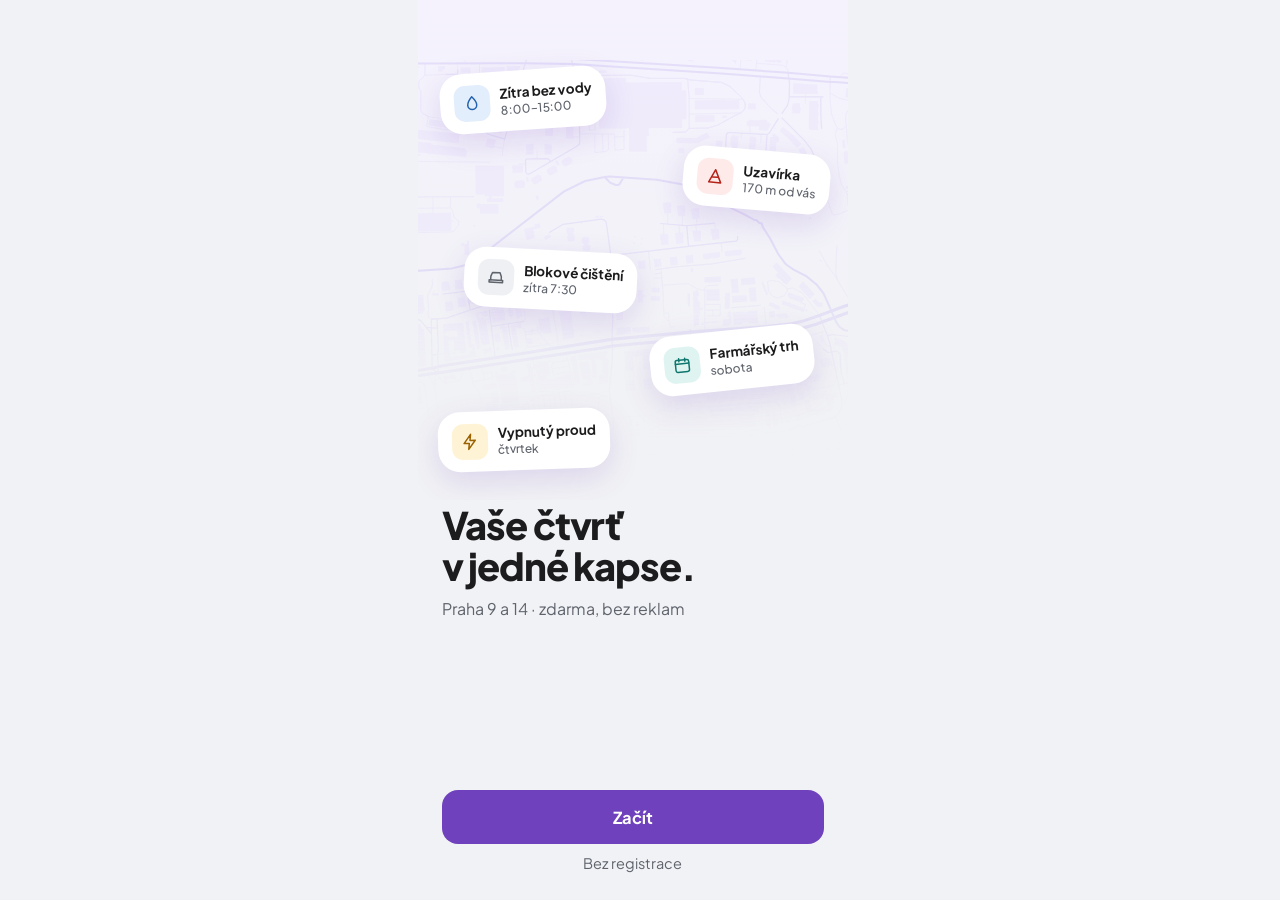
<file: docs/index.html>
<!doctype html>
<html lang="cs">
<head>
<meta charset="utf-8">
<meta name="viewport" content="width=device-width, initial-scale=1, viewport-fit=cover">
<title>Pod okny – Praha 9 a 14</title>
<meta name="description" content="Pod okny – co se děje u vaší adresy v Praze 9 a 14: odstávky vody, svoz odpadu, uzavírky, akce, lékaři a školy.">
<meta name="apple-mobile-web-app-title" content="Pod okny">
<meta name="application-name" content="Pod okny">
<link rel="stylesheet" href="https://fonts.googleapis.com/css2?family=Plus+Jakarta+Sans:wght@400;500;600;700;800&display=swap">
<link rel="stylesheet" href="style.css?v=20261028o">
</head>
<body>
<main id="app" class="app" aria-live="polite"></main>
<script src="app.js?v=20261028o"></script>
</body>
</html>
</file>
<file: docs/style.css>
:root { --brand:#6f41bc; --brand-tint:#f0ebff; --bg:#f1f2f5; --ink:#1c1c1e; --green:var(--brand); --muted:#5f636c; --faint:#686c76; --line:#eceef2; }
* { box-sizing: border-box; }
html { scrollbar-gutter:stable; overflow-y:scroll; }  /* krátké výpisy (Víkend) nesmí schovat posuvník a rozhodit šířku */
body { margin:0; background:var(--bg); color:var(--ink); font-family:"Plus Jakarta Sans",system-ui,-apple-system,sans-serif; -webkit-text-size-adjust:100%; }
a { color:var(--green); }
.app { max-width:430px; min-height:100vh; min-height:100dvh; margin:0 auto; display:flex; flex-direction:column; padding:0 0 env(safe-area-inset-bottom); }
.app:has(.bnav) .foot { padding-bottom:88px; margin-top:auto; }
.head { padding:28px 22px 18px; display:flex; flex-direction:column; gap:7px; }
.head.addr { flex-direction:row; align-items:flex-start; justify-content:space-between; gap:12px; padding-top:24px; }
.eyebrow { font-size:11.5px; font-weight:700; letter-spacing:.06em; text-transform:uppercase; color:var(--faint); }
h1 { margin:0; font-size:27px; font-weight:800; line-height:1.2; letter-spacing:-.015em; }
.addr-name { font-size:22px; font-weight:800; margin-top:3px; letter-spacing:-.015em; }
.sub { font-size:14.5px; color:var(--muted); line-height:1.45; }
.body { padding:0 20px; display:flex; flex-direction:column; gap:16px; flex-grow:1; }
.card { background:#fff; border-radius:18px; border:1px solid var(--line); }
.card-dashed { background:#fafbfc; border-radius:18px; border:1.5px dashed #d5d8df; }
.row { display:flex; align-items:center; gap:13px; padding:14px 15px; }
.row.top { align-items:flex-start; }
.badge { width:38px; height:38px; border-radius:11px; flex-shrink:0; display:flex; align-items:center; justify-content:center; }
.grow { flex-grow:1; min-width:0; }
.label { font-size:11.5px; font-weight:700; text-transform:uppercase; letter-spacing:.05em; color:var(--faint); padding:0 4px; }
.t1 { font-size:15px; font-weight:700; line-height:1.3; }
.t2 { font-size:14px; font-weight:600; margin-top:2px; }
.t3 { font-size:12px; color:var(--faint); margin-top:1px; }
.note { font-size:12.5px; color:var(--faint); margin-top:3px; line-height:1.4; }
.list { display:flex; flex-direction:column; gap:8px; }
.input-wrap { position:relative; }
.input-wrap svg { position:absolute; left:16px; top:50%; transform:translateY(-50%); pointer-events:none; }
.input { width:100%; font-size:17px; font-family:inherit; font-weight:500; padding:16px 16px 16px 46px; border:1.5px solid #e3e5ea; border-radius:16px; color:var(--ink); background:#fff; }
.input::placeholder { color:#5f636c; }
.input:focus { outline:none; border-color:var(--green); }
.input.bad { border-color:#d99b4e; }
.sugg { overflow:hidden; padding:4px 0; }
.sugg button { color:var(--ink); -webkit-appearance:none; appearance:none; display:flex; align-items:center; gap:13px; width:100%; text-align:left; font-family:inherit; padding:13px 16px; border:none; border-bottom:1px solid #eceef2; background:#fff; cursor:pointer; min-height:56px; }
.sugg button:last-child { border-bottom:none; }
.sugg button:hover, .sugg button:focus-visible { background:#f7f8fa; outline:none; }
.pin { flex-shrink:0; width:34px; height:34px; border-radius:10px; background:#f0ebff; display:flex; align-items:center; justify-content:center; }
.sugg .p { font-size:15px; font-weight:700; display:block; }
.sugg .s { font-size:12.5px; color:var(--faint); display:block; }
.btn-edit { display:inline-flex; align-items:center; gap:7px; font-size:13.5px; font-family:inherit; font-weight:700; color:var(--green); background:var(--brand-tint); border:none; border-radius:20px; padding:12px 15px; cursor:pointer; min-height:44px; }
.btn-edit:active { background:#e4dcf7; }
.btn { margin-top:6px; font-size:14.5px; font-weight:700; font-family:inherit; color:#fff; background:var(--green); border:none; border-radius:12px; padding:13px 22px; cursor:pointer; min-height:44px; }
.links { display:flex; flex-wrap:wrap; gap:8px; margin-top:10px; }
.link { display:inline-flex; align-items:center; gap:5px; font-size:12.5px; font-weight:700; color:var(--green); background:var(--brand-tint); border-radius:16px; padding:11px 14px; text-decoration:none; min-height:44px; }
.link:active { background:#e4dcf7; }
button.link { border:none; font-family:inherit; cursor:pointer; }
.hint { font-size:12.5px; color:var(--faint); padding:0 4px; line-height:1.4; }
.center { text-align:center; align-items:center; padding:28px 24px; display:flex; flex-direction:column; gap:12px; }
.center .t1 { font-size:17px; font-weight:800; }
.center p { margin:0; font-size:14px; color:var(--muted); line-height:1.5; max-width:280px; }
.big-badge { width:52px; height:52px; border-radius:16px; display:flex; align-items:center; justify-content:center; }
.full { flex-grow:1; display:flex; flex-direction:column; align-items:center; justify-content:center; gap:16px; padding:0 36px; text-align:center; }
.full h2 { margin:0; font-size:19px; font-weight:800; }
.full p { margin:0; font-size:14.5px; color:var(--muted); line-height:1.55; max-width:270px; }
.near .eyebrow { color:var(--green); }
.near .big { font-size:16.5px; font-weight:800; margin-top:1px; }
.foot { margin-top:auto; padding:18px 20px 16px; text-align:center; font-size:11px; color:#9a9ea8; line-height:1.5; }
.skel { height:84px; border-radius:18px; background:linear-gradient(90deg,#eceef2,#f7f8fa,#eceef2); background-size:200% 100%; animation:sh 1.3s infinite; }
@keyframes sh { to { background-position:-200% 0; } }
@media (prefers-reduced-motion: reduce) { .skel { animation:none; } }
:focus-visible { outline:2px solid var(--green); outline-offset:2px; }
.input.has-clear { padding-right:52px; }
.clear-btn { position:absolute; right:2px; top:50%; transform:translateY(-50%); width:44px; height:44px; border:none; background:none; padding:0; display:flex; align-items:center; justify-content:center; cursor:pointer; }
.clear-btn[hidden] { display:none; }
.clear-dot { width:20px; height:20px; border-radius:50%; background:#7c808a; display:flex; align-items:center; justify-content:center; }

.hbox { margin-top:10px; background:#fbf3f3; border-radius:12px; padding:10px 12px; }
.hname { font-size:15px; font-weight:800; color:var(--ink); margin-top:2px; }
.hdate { font-size:13.5px; font-weight:600; color:var(--ink); margin-top:3px; }
.hnote { font-size:12px; color:var(--faint); margin-top:2px; }
.hvok { background:#fdf3ec; }
.hvok .eyebrow { color:#a24d20; }
.hbio { background:#eef5ee; }
.hbio .eyebrow { color:#1f4d36; }
.hplaces { margin-top:6px; font-size:13.5px; font-weight:600; color:var(--ink); line-height:1.7; }
.chip { display:inline-block; font-size:11.5px; font-weight:700; color:#8a4a12; background:#f7e0b8; border-radius:10px; padding:2px 8px; margin-left:6px; vertical-align:1px; }

/* školy a školky */
.tabs { display:flex; gap:4px; margin:0 20px 14px; padding:4px; background:#eceef2; border-radius:14px; }
.tab { flex:1; font:inherit; font-size:14px; font-weight:700; color:var(--faint); background:transparent; border:none; border-radius:11px; padding:11px 8px; min-height:44px; cursor:pointer; }
.tab.on { background:#fff; color:var(--green); box-shadow:0 1px 3px rgba(31,36,31,.12); }
.chips { display:flex; flex-wrap:wrap; gap:8px; }
.chips .chip { margin:0; vertical-align:baseline; font:inherit; font-size:13.5px; font-weight:700; color:var(--faint); background:#fff; border:1.5px solid #e3e5ea; border-radius:20px; padding:9px 14px; min-height:40px; cursor:pointer; white-space:nowrap; }
.chips .chip.on { background:var(--green); border-color:var(--green); color:#fff; }
.chips .chip.big { min-height:44px; }
.fbar { display:flex; align-items:center; gap:8px; min-width:0; }
.fbtn { flex:none; display:inline-flex; align-items:center; gap:7px; font:inherit; font-size:13.5px; font-weight:700; color:var(--ink); background:#fff; border:1.5px solid #e3e5ea; border-radius:20px; padding:9px 14px; min-height:40px; cursor:pointer; }
.fbtn.on { border-color:var(--green); color:var(--green); }
.fbadge { min-width:20px; height:20px; border-radius:10px; background:var(--green); color:#fff; font-size:12px; font-weight:800; display:inline-flex; align-items:center; justify-content:center; padding:0 5px; }
.fchips { flex-wrap:nowrap; overflow-x:auto; scrollbar-width:none; flex:1; min-width:0; padding-right:12px; -webkit-mask-image:linear-gradient(90deg,#000 calc(100% - 16px),transparent); mask-image:linear-gradient(90deg,#000 calc(100% - 16px),transparent); }
.fchips::-webkit-scrollbar { display:none; }
.tp { flex:none; display:inline-block; font-size:11.5px; font-weight:800; border-radius:8px; padding:3px 7px; line-height:1.2; }
.tp.lg { font-size:12.5px; padding:4px 9px; }
.tp-ms { background:#fdf1cb; color:#8a6410; } .tp-zs { background:#dce8fb; color:#245a93; } .tp-ss { background:#ece6f7; color:#5a3f9c; }
.stag { display:inline-flex; align-items:center; gap:5px; font-size:11.5px; font-weight:700; color:#686c76; background:#fff; border:1.5px solid #d5d8df; border-radius:8px; padding:2px 7px; }
.stag.lg { font-size:12.5px; padding:3px 9px; }
.skcard { width:100%; text-align:left; font:inherit; color:inherit; cursor:pointer; display:flex; align-items:center; gap:12px; padding:14px 14px 14px 16px; box-shadow:0 1px 3px rgba(31,36,31,.1); }
.skcard:active { background:#f2f3f6; }
.skl { flex:1; min-width:0; }
.skmeta { display:flex; align-items:center; gap:8px; }
.skmisto { font-size:13px; font-weight:700; color:#686c76; white-space:nowrap; }
.sknm { font-size:16px; font-weight:700; line-height:1.3; margin-top:8px; }
.sknm .cl { display:-webkit-box; -webkit-box-orient:vertical; -webkit-line-clamp:2; line-clamp:2; overflow:hidden; text-overflow:ellipsis; overflow-wrap:anywhere; }
.skadr { font-size:13.5px; color:#686c76; margin-top:3px; }
.sktags { display:flex; flex-wrap:wrap; gap:6px; margin-top:10px; }
.btn-link { display:flex; align-items:center; justify-content:center; gap:6px; width:100%; font:inherit; font-size:14.5px; font-weight:700; color:var(--green); background:var(--brand-tint); border:none; border-radius:16px; padding:15px; min-height:48px; cursor:pointer; }
.sheet-bg { position:fixed; inset:0; background:rgba(31,36,31,.4); z-index:20; }
.sheet { position:fixed; left:0; right:0; bottom:0; z-index:21; max-width:480px; margin:0 auto; background:#fafbfc; border-radius:22px 22px 0 0; padding:8px 20px 20px; max-height:85vh; overflow-y:auto; box-shadow:0 -8px 30px rgba(0,0,0,.18); }
.grab { width:40px; height:4px; border-radius:2px; background:#d5d8df; margin:0 auto 10px; }
.shhead { display:flex; align-items:center; justify-content:space-between; margin-bottom:6px; }
.shh { font-size:18px; font-weight:800; }
.shx { width:44px; height:44px; border:none; background:transparent; color:var(--ink); border-radius:22px; cursor:pointer; display:flex; align-items:center; justify-content:center; }
.shsec { margin-top:14px; }
.shtitle { font-size:12px; font-weight:700; text-transform:uppercase; letter-spacing:.05em; color:var(--faint); margin-bottom:8px; }
.shfoot { display:flex; align-items:center; justify-content:space-between; gap:12px; margin-top:22px; }
.shreset { font:inherit; font-size:14px; font-weight:700; color:var(--faint); background:none; border:none; padding:12px 8px; min-height:44px; cursor:pointer; text-decoration:underline; }
.shgo { margin-top:0; flex:1; }
.dbadges { margin-top:6px; display:flex; gap:8px; align-items:center; flex-wrap:wrap; }
.dname { font-size:24px; line-height:1.2; margin:0; }
.daddr { display:flex; align-items:flex-start; gap:6px; font-size:14px; font-weight:600; color:#686c76; }
.daddr svg { flex:none; margin-top:2px; }
.dlinks { display:flex; flex-wrap:wrap; gap:8px; }
.btn-ext { border:none; font-family:inherit; cursor:pointer; display:inline-flex; align-items:center; gap:6px; font-size:13.5px; font-weight:700; color:var(--green); background:var(--brand-tint); border-radius:20px; padding:11px 15px; min-height:44px; text-decoration:none; }
.dinfo { display:flex; gap:10px; align-items:flex-start; font-size:13.5px; line-height:1.4; color:#45484f; background:#f2f3f6; border-radius:14px; padding:12px 14px; }
.dinfo svg { flex:none; margin-top:1px; }
.dinfo.warn { background:#fff4d6; color:#6b4f0f; }
.dinfo.ok { background:#eef3ec; color:#2d4433; }
.spadtag { display:inline-flex; align-items:center; gap:4px; font-size:11.5px; font-weight:800; color:var(--brand); background:var(--brand-tint); border-radius:8px; padding:3px 8px; }
/* potvrzení spádovosti vede kartu: ikona v řádku, všechny řádky od levého okraje karty */
.spadstav { margin:9px 0 16px; font-size:15px; line-height:1.5; color:#46503f; }
.spadstav svg { vertical-align:-3px; margin-right:7px; }
.spadstav b { color:#1c1c1e; font-weight:800; }
.spadstav.mimo b { font-weight:700; }
.ulicelbl { font-size:11.5px; font-weight:700; text-transform:uppercase; letter-spacing:.05em; color:#7c808a; }
.ulice { font-size:13.5px; color:#4a5245; line-height:1.8; padding:5px 0 0; overflow-wrap:anywhere; }
.spadvic { display:inline-flex; align-items:center; gap:5px; font:inherit; font-size:13.5px; font-weight:700; color:var(--green); background:none; border:none; padding:11px 0; margin:0; cursor:pointer; }
.spadvic svg { margin-top:1px; }
.spadlink { display:inline-flex; align-items:center; gap:3px; font-weight:800; color:var(--green); text-decoration:none; }
.spadlink svg { margin-top:1px; }
.dcard { padding:14px 16px; }
.dtitle { font-size:12px; font-weight:700; text-transform:uppercase; letter-spacing:.05em; color:var(--faint); margin-bottom:4px; }
.drow { display:flex; justify-content:space-between; align-items:baseline; gap:14px; padding:10px 0; border-bottom:1px solid #eceef2; }
.drow:last-child { border-bottom:none; }
.drow:has(+ .dnote) { border-bottom:none; }
.dgrp .drow { border-bottom:none; padding:10px 0 0; }
.dgrp .drow:first-child { padding-top:10px; }
.dgrp { border-bottom:1px solid #eceef2; padding-bottom:10px; }
.dgrp:last-child { border-bottom:none; }
.dl { font-size:13.5px; color:#686c76; flex:none; }
.dv { font-size:14px; font-weight:700; text-align:right; min-width:0; overflow-wrap:anywhere; }
.dv .nw { white-space:nowrap; }
.none { font-weight:500; font-style:italic; color:#a2a6ae; }
.vlink { display:inline-flex; align-items:center; gap:6px; color:var(--green); text-decoration:none; }
.dnote { font-size:12.5px; color:var(--faint); line-height:1.4; margin-top:10px; }
.dnote a { color:var(--green); }

/* ---- doprava ---- */
.dtag { display:inline-flex; align-items:center; gap:4px; font-size:11.5px; font-weight:800; border-radius:8px; padding:3px 8px; line-height:1.2; white-space:nowrap; }
.dtag.now { background:#f7dede; color:#a13333; }
.dtag.soon { background:#fbeadb; color:#a24d20; }
.dtag.plan { background:#eceef2; color:#686c76; }
.dhead { display:flex; align-items:flex-start; gap:8px; justify-content:space-between; }
.dhead .t1 { min-width:0; }
.dsrc { font-size:11.5px; color:#9a9ea8; margin-top:7px; }
.hcist { background:#fbf3f3; }
.hcist .eyebrow { color:#a13333; }
.sled { margin-top:12px; display:flex; flex-direction:column; gap:7px; }
.sledr { display:flex; align-items:flex-start; gap:8px; font-size:13px; color:var(--faint); line-height:1.4; }
.sledr svg { flex:none; margin-top:1px; }
.sledr b { color:var(--ink); font-weight:700; }
.warn { display:flex; align-items:center; gap:10px; width:100%; text-align:left; font:inherit; background:#fff3f3; border:1px solid #f2d9d9; border-radius:14px; padding:11px 13px; cursor:pointer; }
.warn svg { flex:none; }
.warn .wt { flex-grow:1; font-size:13.5px; font-weight:700; color:#8c3030; line-height:1.35; }
.lblrow { display:flex; align-items:baseline; justify-content:space-between; padding:0 4px; }
.lblrow .label { padding:0; }
.lblcnt { font-size:11.5px; font-weight:700; color:#9a9ea8; }

/* ---- lékaři a spodní navigace ---- */
.tp-dok-prak{background:#dfeadd;color:#1f4d36}
.tp-dok-det{background:#fdf1cb;color:#8a6410}
.tp-dok-zub{background:#dce8fb;color:#245a93}
.tp-dok-gyn{background:#ece6f7;color:#5a3f9c}
.tp-dok-spec{background:#eceef2;color:#686c76}
.chipscroll{position:relative;margin-bottom:14px}
.chiprow{display:flex;gap:8px;overflow-x:auto;scrollbar-width:none;padding:2px 28px 2px 0;-webkit-overflow-scrolling:touch}
.chiprow::-webkit-scrollbar{display:none}
.chiprow .chip{flex:none;margin:0;font:inherit;font-size:13.5px;font-weight:700;color:var(--faint);background:#fff;border:1.5px solid #e3e5ea;border-radius:20px;padding:9px 14px;min-height:40px;cursor:pointer;white-space:nowrap}
.chiprow .chip.on{background:var(--green);border-color:var(--green);color:#fff}
.chipfade{position:absolute;top:0;right:0;width:36px;height:100%;background:linear-gradient(90deg,rgba(246,245,241,0),var(--bg));pointer-events:none}
.bnav{position:fixed;left:50%;transform:translateX(-50%);bottom:0;width:100%;max-width:430px;display:flex;background:#fff;border-top:1px solid #eceef2;padding:6px 4px env(safe-area-inset-bottom);box-shadow:0 -1px 8px rgba(31,36,31,.06);z-index:20}
.bnav button{flex:1;display:flex;flex-direction:column;align-items:center;gap:3px;font:inherit;font-size:10.5px;font-weight:700;color:#8b8f98;background:none;border:none;padding:7px 2px 6px;cursor:pointer}
.bnav button.on{color:var(--green)}
/* ordinační hodiny lékaře */
.hrow .dl { min-width:46px; }
.hrow .hv { font-weight:600; line-height:1.5; }
.hrow.today .dl { color:var(--ink); font-weight:800; }
.hrow.today .hv { color:var(--green); font-weight:800; }
.hdnes { background:var(--brand-tint); color:var(--brand); margin-left:4px; font-size:10.5px; padding:2px 6px; }

/* ---- Akce ---- */
.akseg { display:flex; gap:4px; background:#eceef2; border-radius:14px; padding:4px; }
.akseg button { flex:1 1 0; min-width:0; font:inherit; font-size:13px; font-weight:700; color:#565a63; background:none; border:none; border-radius:10px; padding:9px 4px; min-height:40px; cursor:pointer; }
.akseg button.on { background:#fff; color:var(--green); box-shadow:0 1px 3px rgba(31,36,31,.12); }
.akseg + .chipscroll { margin:-4px 0 -2px; }
.akday { display:flex; align-items:baseline; gap:8px; padding:6px 4px 2px; }
.akday b { font-size:15px; font-weight:800; color:var(--ink); }
.akday span { font-size:13px; font-weight:600; color:var(--faint); }
.akcard { width:100%; text-align:left; font:inherit; color:inherit; cursor:pointer; display:flex; gap:14px; align-items:flex-start; padding:14px; box-shadow:0 1px 3px rgba(31,36,31,.1); }
.akcard:active, .akrow:active, .akbrow:active { background:#f2f3f6; }
.aktime { flex:none; width:58px; font-size:15px; font-weight:800; color:var(--green); line-height:1.2; }
.aktime small { display:block; white-space:nowrap; font-size:12px; font-weight:600; color:var(--faint); margin-top:2px; }
.akcd { font-size:13px; }
.akbody { flex:1; min-width:0; }
.akt { font-size:15.5px; font-weight:800; color:var(--ink); line-height:1.3; overflow:hidden; display:-webkit-box; -webkit-line-clamp:2; -webkit-box-orient:vertical; }
.akm { font-size:13px; font-weight:600; color:#686c76; margin-top:4px; line-height:1.4; }
.akmeta { display:flex; flex-wrap:wrap; gap:6px; margin-top:8px; }
.akk { font-size:11.5px; font-weight:800; border-radius:8px; padding:3px 7px; }
.akfree { font-size:11.5px; font-weight:800; border-radius:8px; padding:2px 7px; background:#fff; border:1px solid #ddd2f3; color:var(--green); }
.akk.lg, .akfree.lg { font-size:12.5px; padding:4px 9px; }
.akfree.lg { padding:3px 8px; }
.akzrus { background:#f9dfd6; color:#8f3a1f; }
.akcard.zrus { background:#f7f8fa; }
.akcard.zrus .akt, .akcard.zrus .aktime { color:#7c808a; text-decoration:line-through; }
.akimg { flex:none; width:64px; height:64px; border-radius:12px; object-fit:cover; background:#eceef2; }
.akrow { width:100%; text-align:left; font:inherit; color:inherit; cursor:pointer; display:flex; gap:12px; align-items:center; padding:14px 14px 14px 16px; box-shadow:0 1px 3px rgba(31,36,31,.1); }
.akrowt { display:flex; align-items:center; gap:7px; font-size:15.5px; font-weight:800; color:var(--ink); }
.akdot { width:8px; height:8px; border-radius:4px; background:#2f8a57; display:inline-block; flex:none; }
.aklive { display:inline-flex; align-items:center; gap:5px; color:var(--green); font-weight:800; }
.aklive .akdot { width:7px; height:7px; }
.akblist { padding:2px 14px; }
.akbrow { width:100%; text-align:left; font:inherit; color:inherit; cursor:pointer; display:flex; gap:12px; align-items:center; padding:14px 0; background:none; border:none; border-top:1px solid #eceef2; }
.akbrow:first-child { border-top:none; }
.akbrow .akt { font-size:15px; }
.akbrow .akm { margin-top:3px; }
.akempty { padding:22px 18px; display:flex; flex-direction:column; align-items:flex-start; gap:8px; }
.akempty .note { margin:0; font-size:14px; }
.akempty .dlinks { margin-top:6px; }
/* v kartě: hlavní akce tónovaná, druhá textová (DESIGN.md – Tlačítka v kartě) */
.akbtn { margin:0; border:none; cursor:pointer; font:inherit; font-size:14px; font-weight:800; border-radius:999px; padding:11px 16px; min-height:44px; background:var(--brand-tint); color:var(--brand); }
.akbtn2 { margin:0; border:none; cursor:pointer; font:inherit; font-size:14px; font-weight:800; background:none; color:var(--brand); padding:11px 8px; min-height:44px; }
.akkdy { font-size:15.5px; font-weight:700; color:var(--green); }
.akhero { width:100%; max-height:260px; border-radius:18px; object-fit:cover; display:block; background:#eceef2; }
.akpop { font-size:15px; line-height:1.55; white-space:pre-line; overflow-wrap:anywhere; }
.akcal { width:100%; border:none; cursor:pointer; font:inherit; font-weight:800; display:flex; align-items:center; justify-content:center; gap:8px; text-decoration:none; border-radius:16px; padding:15px; min-height:48px; margin:0; }
/* Akce: proužek dní a kalendář */
.akprouzek { display:flex; flex-direction:column; gap:8px; margin-bottom:-4px; }
.akprhl { display:flex; justify-content:space-between; align-items:center; padding:0 0 0 4px; min-height:44px; }  /* „Dnes“ (44 px) se objevuje při posunu proužku – výška řádku se nesmí měnit */
.akprhl b { font-size:15px; font-weight:800; }
.akkalbtn { min-height:40px; padding:0 14px; border:none; cursor:pointer; font-family:inherit; }
.akdny { display:flex; gap:6px; overflow-x:auto; overscroll-behavior-x:contain; scrollbar-width:none; margin:0 -20px; padding:2px 20px; -webkit-overflow-scrolling:touch; }
.akdny::-webkit-scrollbar { display:none; }
.akdb { flex:none; width:46px; font:inherit; color:var(--ink); background:#fff; border:1.5px solid #eceef2; border-radius:14px; padding:7px 0 6px; text-align:center; cursor:pointer; }
.akdb span { display:block; font-size:11px; font-weight:700; color:#686c76; }
.akdb b { display:block; font-size:17px; font-weight:800; margin-top:1px; }
.akdb i { display:block; width:5px; height:5px; border-radius:3px; background:var(--brand); margin:4px auto 0; }
.akdb.dnes { border-color:var(--green); }
.akdb.prazdny b, .akdb.prazdny span { color:#a2a6ae; }
.akdb.prazdny i { background:transparent; }
.akdb.on { background:var(--green); border-color:var(--green); color:#fff; }
.akdb.on span { color:#e4dcf7; }
.akdb.on i { background:#fff; }
.akdaysel { justify-content:space-between; align-items:center; }
.akdaysel > span { display:flex; align-items:baseline; gap:8px; }
.aklink { font:inherit; font-size:13.5px; font-weight:700; color:var(--green); background:none; border:none; padding:10px 0 10px 10px; cursor:pointer; }
.akkal { display:flex; flex-direction:column; gap:12px; padding-bottom:24px; }
.akkalhl, .akkalm { display:flex; justify-content:space-between; align-items:center; }
.akkalhl b { font-size:19px; font-weight:800; }
.akkalm b { font-size:16px; font-weight:800; }
.akkalnav { width:44px; height:44px; border:none; border-radius:22px; background:var(--brand-tint); color:var(--green); display:flex; align-items:center; justify-content:center; cursor:pointer; }
.akkalnav:disabled { background:none; color:#c9ccd3; cursor:default; }
.akkgrid { display:grid; grid-template-columns:repeat(7, minmax(0, 1fr)); row-gap:2px; }
.akkdn { text-align:center; font-size:11.5px; font-weight:700; color:#686c76; padding-bottom:4px; }
.akkd { font:inherit; border:none; background:none; border-radius:14px; height:46px; display:flex; flex-direction:column; align-items:center; justify-content:center; gap:3px; font-size:15.5px; font-weight:600; color:#7c808a; cursor:pointer; }
.akkd i { width:5px; height:5px; border-radius:3px; background:transparent; }
.akkd.ma { color:var(--ink); font-weight:800; }
.akkd.ma i { background:var(--brand); }
.akkd.dnes { box-shadow:inset 0 0 0 1.5px var(--green); }
.akkd.on { background:var(--green); color:#fff; }
.akkd.on i { background:#fff; }
.akkd:disabled { color:#c9ccd3; cursor:default; }
.akkleg { display:flex; align-items:center; gap:8px; font-size:12.5px; font-weight:600; color:#686c76; }
.akkleg i { width:6px; height:6px; border-radius:3px; background:var(--brand); }
.akkalok { margin:0; border-radius:16px; padding:15px; min-height:52px; font-size:15px; }
.akkalok:disabled { opacity:.5; }
.akprbtn { display:flex; align-items:center; gap:4px; }
.aktxt { font:inherit; font-size:14px; font-weight:700; color:var(--green); background:none; border:none; padding:0 10px; height:44px; cursor:pointer; }
.aktxt[hidden] { display:none; }
/* Domů: upozornění, Dnes a zítra, rozcestník */
.bnic{position:relative;display:block;height:24px}
.bndot{position:absolute;top:-1px;right:-4px;width:9px;height:9px;border-radius:5px;background:#c2412f;border:2px solid #fff}
.hsec{display:flex;align-items:center;justify-content:space-between;padding:0 4px;margin-top:6px;min-height:36px}
.hsec b{font-size:17px;font-weight:800}
.hlink{font:inherit;font-size:13.5px;font-weight:700;color:var(--green);background:none;border:none;padding:10px 0 10px 10px;cursor:pointer;min-height:44px}
.hday{background:#fff;border:1px solid #eceef2;border-radius:18px;padding:2px 15px}
.hrw{display:flex;align-items:center;gap:12px;padding:11px 0;border:none;border-top:1px solid #eceef2;background:none;width:100%;text-align:left;font:inherit;color:inherit;cursor:pointer;min-height:52px}
.hrw:first-child{border-top:none}
.hrw .hw{width:54px;flex-shrink:0;font-size:13px;font-weight:800;color:var(--brand)}
.hrw .hw small{display:block;font-weight:600;color:#686c76;font-size:11.5px}
.hrw .hn{display:block;font-size:14.5px;font-weight:700;line-height:1.3}
.hrw .hm{display:block;font-size:12.5px;color:#686c76;margin-top:1px}
.htiles{display:grid;grid-template-columns:1fr 1fr;gap:10px}
.htile{background:#fff;border:1px solid #eceef2;border-radius:18px;padding:13px 14px;text-align:left;font:inherit;color:inherit;cursor:pointer;min-height:96px;display:flex;flex-direction:column;gap:6px}
.htile .tt{display:flex;align-items:center;gap:7px;font-size:13px;font-weight:800;color:var(--brand)}
.htile .tv{font-size:14px;font-weight:700;line-height:1.3}
.htile .ts{font-size:12px;color:#686c76}
.seg2{display:flex;gap:4px;background:#eceef2;border-radius:14px;padding:4px}
.seg2 button{flex:1 1 0;min-width:0;font:inherit;font-size:13.5px;font-weight:700;color:#565a63;background:none;border:none;border-radius:10px;padding:9px 4px;min-height:40px;cursor:pointer}
.seg2 button.on{background:#fff;color:var(--green);box-shadow:0 1px 3px rgba(31,36,31,.12)}
/* Voda (PVK) */
.vkarta{display:flex;align-items:center;gap:13px;width:100%;text-align:left;font:inherit;color:inherit;padding:14px 15px;cursor:pointer;background:#fff}
.vkarta.now{background:#fdf1ef;border-color:#e9b1ab}
.vkarta.plan{background:#fffaf0;border-color:#ecd39a}
.vkarta .t1,.vkarta .t2,.vkarta .t3{display:block}
.vchip{display:inline-flex;align-items:center;gap:6px;font-size:12.5px;font-weight:800;border-radius:999px;padding:5px 11px;align-self:flex-start}
.vchip.plan{background:#fdf3dc;color:#7a5410}
.vchip.now{background:#fbe5e3;color:#9c2f26}
.vchip i{width:7px;height:7px;border-radius:4px;background:currentColor;display:block}
.vtime{display:flex;gap:10px}
.vtime>div{flex:1;background:#f1f2f5;border-radius:12px;padding:10px 12px}
.vtime .k{font-size:11.5px;font-weight:700;text-transform:uppercase;letter-spacing:.05em;color:#686c76}
.vtime .v{font-size:16px;font-weight:800;margin-top:3px}
.vtime .s{font-size:12.5px;color:#686c76;margin-top:1px}
.vcis{display:flex;align-items:center;gap:10px;padding:11px 0;border-top:1px solid #eceef2;text-decoration:none;color:inherit;min-height:48px}
.dtitle+.vcis{border-top:none}
.vcis .ci{width:30px;height:30px;border-radius:9px;background:var(--brand-tint);display:flex;align-items:center;justify-content:center;flex-shrink:0}
.vcis .cn{font-size:14.5px;font-weight:700}
.vcis .cd{margin-left:auto;font-size:13.5px;font-weight:700;color:var(--brand);white-space:nowrap}

/* pátrání po pohřešovaných */
.vchip.help{background:#e7eef8;color:#234f8c}
.vchip.found{background:#e6f1e9;color:#1f5a35}
.pmista{display:flex;flex-wrap:wrap;gap:6px;margin-top:8px}
.pmista span{font-size:13px;font-weight:700;background:#f2f3f6;border-radius:999px;padding:5px 10px}
.ptext{font-size:15px;line-height:1.5;color:#2a2c31}
.btn-158{display:flex;align-items:center;justify-content:center;gap:9px;width:100%;min-height:52px;border-radius:14px;background:var(--brand);color:#fff;font-size:16.5px;font-weight:800;text-decoration:none}

/* stavby (CAMP Praha zítra) */
.stc{display:flex;gap:12px;align-items:center;text-align:left;width:100%;padding:10px 12px 10px 10px;font:inherit;color:inherit;cursor:pointer}
.stimg{position:relative;width:68px;height:68px;border-radius:12px;flex-shrink:0;background:#eceef2;overflow:hidden;display:flex;align-items:center;justify-content:center}
.stimg.lg{width:100%;height:208px;border-radius:18px}
.stimg img,.hcc .ci img{position:absolute;inset:0;width:100%;height:100%;object-fit:cover}
.sticon{display:flex}
.stt{flex:1;min-width:0;display:flex;flex-direction:column}
.stfz{display:flex;gap:6px;flex-wrap:wrap}
.stn{font-size:15.5px;font-weight:800;line-height:1.25;margin-top:5px}
.stm{font-size:13px;color:#4a4e57;margin-top:3px;font-weight:600}
.sta{font-size:12.5px;color:#686c76;margin-top:2px}
.fz{display:inline-flex;align-items:center;gap:5px;font-size:11.5px;font-weight:800;border-radius:999px;padding:3px 8px;letter-spacing:.01em;white-space:nowrap}
.fz i{width:6px;height:6px;border-radius:3px;background:currentColor;display:block}
.f-stavi{background:#fdf3dc;color:#7a5410}.f-povol{background:#e7eef8;color:#234f8c}.f-plan{background:#eceef2;color:#5b5e66}.f-hot{background:#e6f1e9;color:#1f5a35}
.f-prodej{background:#fff;color:#1f4d36;box-shadow:inset 0 0 0 1.5px #b5d4be}
.stsec{display:flex;justify-content:space-between;align-items:baseline;margin:10px 4px 2px}
.stsec b{font-size:12px;font-weight:800;letter-spacing:.05em;text-transform:uppercase;color:#686c76}
.stsec span{font-size:12.5px;color:#686c76;font-weight:600}
.stlist{display:flex;flex-direction:column;gap:8px}
.krok{display:flex;margin-top:2px}
.krok div{flex:1;text-align:center;font-size:11.5px;font-weight:700;color:#7c808a;position:relative;padding-top:18px}
.krok div:before{content:"";position:absolute;top:4px;left:50%;width:10px;height:10px;margin-left:-5px;border-radius:50%;box-sizing:border-box;background:#d5d8df;z-index:1}
.krok div:after{content:"";position:absolute;top:8px;left:50%;right:-50%;height:2px;background:#e1e4ea}
.krok div:last-child:after{display:none}
.krok div.done{color:#4a4e57}.krok div.done:before,.krok div.done:after{background:var(--brand)}
.krok div.now{color:#1c1c1e}.krok div.now:before{background:#fff;border:3px solid var(--brand);width:14px;height:14px;margin-left:-7px;top:2px}
.fgrid{display:grid;grid-template-columns:1fr 1fr;gap:10px}
.fgrid>div{background:#fff;border:1px solid #eceef2;border-radius:12px;padding:10px 12px}
.fgrid .k{font-size:11.5px;font-weight:700;text-transform:uppercase;letter-spacing:.05em;color:#686c76}
.fgrid .v{font-size:15px;font-weight:800;margin-top:3px;line-height:1.3;overflow-wrap:anywhere}
.ptext.stp{white-space:pre-line}
.hcar{display:flex;gap:10px;overflow-x:auto;margin:0 -22px;padding:0 22px 4px;scrollbar-width:none;overscroll-behavior-x:contain;scroll-snap-type:x mandatory;scroll-padding:0 22px}
.hcar::-webkit-scrollbar{display:none}
.hcc{flex:0 0 220px;background:#fff;border:1px solid #eceef2;border-radius:16px;overflow:hidden;text-align:left;font:inherit;color:inherit;padding:0;cursor:pointer;scroll-snap-align:start;display:flex;flex-direction:column}
.hcc .ci{position:relative;height:112px;background:#eceef2;display:flex;align-items:center;justify-content:center}
.hcc .cb{display:flex;flex-direction:column;align-items:flex-start;padding:10px 12px 12px}
.hcc .cn{font-size:14.5px;font-weight:800;line-height:1.25;margin-top:6px}
.hcc .cm{font-size:12.5px;color:#686c76;margin-top:2px;font-weight:600}
.rdlink{display:flex;align-items:center;gap:12px;width:100%;text-align:left;font:inherit;background:#fff;border:1px dashed #d5d8df;border-radius:16px;padding:12px 14px;font-size:14px;color:#2a2c31;line-height:1.4;cursor:pointer;margin-top:6px}
.rdlink b{display:block;font-size:14.5px}

/* stavební řízení (menší stavby) */
.rzi{width:52px;height:52px;border-radius:14px;background:#eceef2;display:flex;align-items:center;justify-content:center;flex-shrink:0}
.tl{display:flex;flex-direction:column;margin-top:4px}
.tl div{position:relative;padding:0 0 14px 22px;font-size:14px;line-height:1.35}
.tl div:before{content:"";position:absolute;left:3px;top:4px;width:10px;height:10px;border-radius:50%;background:var(--brand)}
.tl div:after{content:"";position:absolute;left:7px;top:16px;bottom:0;width:2px;background:#d5d8df}
.tl div:last-child{padding-bottom:0}.tl div:last-child:after{display:none}
.tl div.next:before{background:#fff;border:2px solid #a2a6ae;box-sizing:border-box}
.tl div.next{color:#7c808a}
.tl b{display:block;font-size:14.5px}
.tl small{font-size:12.5px;color:#686c76}
.prz{background:#fff8ec;border:1px solid #f0d9a8;border-radius:16px;padding:13px 14px;font-size:14px;line-height:1.5;color:#5c4512}
.prz b{display:block;margin-bottom:2px}
/* filtry dle Airbnb: rozbalovací chipy + panel s volbami a počty */
.ddrow{display:flex;align-items:center;gap:5px}
.dd{flex:0 1 auto;min-width:0;display:inline-flex;align-items:center;gap:2px;font:inherit;font-size:13.5px;font-weight:700;color:var(--ink);background:#fff;border:1.5px solid #e3e5ea;border-radius:20px;padding:0 8px 0 11px;min-height:40px;cursor:pointer}
.dd span{overflow:hidden;text-overflow:ellipsis;white-space:nowrap}
.dd svg{flex:none;color:#7c808a}
.dd.on{flex-shrink:0;background:var(--green);border-color:var(--green);color:#fff}
.dd.on svg{color:#fff}
.ddclr{flex:none;margin-left:auto;width:40px;height:40px;border-radius:20px;display:inline-flex;align-items:center;justify-content:center;color:var(--ink);background:#eceef2;border:none;cursor:pointer}
.fopts{display:flex;flex-direction:column;margin:2px -4px 6px}
.fopt{display:flex;align-items:center;gap:12px;width:100%;text-align:left;font:inherit;font-size:15.5px;font-weight:600;color:var(--ink);background:none;border:none;border-bottom:1px solid #eceef2;padding:14px 4px;min-height:52px;cursor:pointer}
.fopt:last-child{border-bottom:none}
.fopt .fcnt{font-size:13.5px;font-weight:700;color:#7c808a}
.fopt i{flex:none;width:22px;height:22px;border-radius:50%;border:2px solid #c9ccd3;box-sizing:border-box}
.fopt.on{font-weight:800}
.fopt.on i{border:7px solid var(--green)}
.fopt.nula{color:#a2a6ae}
.fopt i{display:inline-flex;align-items:center;justify-content:center}
.fopt i svg{display:none}
.fopt.chk i{border-radius:6px}
.fopt.chk.on i{border:2px solid var(--green);background:var(--green)}
.fopt.chk.on i svg{display:block}
.shreset:disabled{opacity:.4;cursor:default}
.fsec{margin:14px 0 2px}
.dd.on{max-width:calc(100% - 175px)}
/* parkování: aktuality */
.zprs { margin-top:2px; }
.zpr { display:flex; align-items:baseline; justify-content:space-between; gap:10px; padding:8px 0; border-top:1px solid #eceef2; color:var(--ink); text-decoration:none; font-size:13.5px; font-weight:600; line-height:1.35; }
.zpr small { flex:none; font-size:12px; font-weight:700; color:#7c808a; display:inline-flex; align-items:center; gap:3px; }
/* sdílení */
.btn-share { gap:6px; border:none; font-family:inherit; cursor:pointer; }
.toast { position:fixed; left:50%; bottom:88px; transform:translateX(-50%); max-width:340px; width:calc(100% - 40px); background:#1c1c1e; color:#fff; font-size:14px; font-weight:600; line-height:1.35; padding:12px 16px; border-radius:14px; box-shadow:0 6px 20px rgba(0,0,0,.25); z-index:50; transition:opacity .4s; text-align:center; }
.toast.pryc { opacity:0; }
.sdcta { padding:18px; background:#f4f8f3; border-color:#dfe8dd; }
.sdcta .btn { width:100%; }
/* nahlášení závady */
.zavkarta{margin-top:14px}
.vt{display:block;font-weight:800;font-size:15px}
.vs{display:block;font-size:13px;color:var(--muted);margin-top:2px;line-height:1.35}
.zavlist{padding:0;overflow:hidden}
.zavrow{display:flex;align-items:center;gap:10px;width:100%;text-align:left;font:inherit;color:inherit;background:#fff;border:none;border-top:1px solid var(--line);padding:13px 16px;cursor:pointer}
.zavrow:first-child{border-top:none}
.zavrow .vt{font-weight:700}
.zavkde{display:flex;align-items:center;gap:10px;margin-top:6px}
.zavtxt{width:100%;margin-top:6px;font:inherit;font-size:15px;color:var(--ink);border:1px solid #d9dce2;border-radius:10px;padding:10px 12px;resize:vertical;background:#fff}
.zavtxt:focus{outline:2px solid var(--green);outline-offset:0;border-color:transparent}
.zavbtn{display:flex;align-items:center;justify-content:center;gap:8px;width:100%;text-decoration:none;font-size:15.5px;font-weight:800;padding:15px}
/* zapojte se – participativní rozpočet */
.parkarta{margin-top:14px;background:#eef4ea;border-color:#cfe0c6}
.parkarta + .zavkarta{margin-top:10px}
.pareb{display:block;font-size:11.5px;font-weight:700;color:#3d6b4f;text-transform:uppercase;letter-spacing:.05em;margin-bottom:2px}
.parkarta .vs{color:#4d5a4f}
.parf{display:flex;gap:12px;align-items:flex-start;padding:7px 0}
.parf i{width:12px;height:12px;border-radius:50%;margin-top:4px;flex-shrink:0;border:2px solid #c9ccd3}
.parf.on i{background:var(--green);border-color:var(--green)}
.parf .pn{font-weight:600;font-size:14.5px}
.parf.on .pn{font-weight:800}
.parf .pt{font-size:12.5px;color:var(--muted)}
.parted{font-size:11px;background:var(--brand-tint);color:var(--green);padding:2px 7px;border-radius:20px;margin-left:4px;font-weight:700}
a.vkarta{text-decoration:none}
/* U mě taky */
button.uzk{width:100%;text-align:left;font:inherit;color:inherit;cursor:pointer;align-items:flex-start}
button.uzk .t1,button.uzk .t2,button.uzk .t3,button.uzk .dsrc,button.uzk .note,button.uzk .dhead{display:block}
button.uzk .dhead{display:flex}
button.uzk > svg:last-child{align-self:center;flex-shrink:0}
/* Tento týden u vás */
.tydr{font-size:13px;color:var(--muted);font-weight:600}
.card.tyd{padding:2px 16px 4px}
.tydr1{display:flex;gap:12px;align-items:center;width:100%;text-align:left;font:inherit;color:inherit;background:none;border:none;border-top:1px solid var(--line);padding:10px 0;cursor:pointer}
.card.tyd > .tydr1:first-child,.card.tyd > .tydklid + .tydr1{border-top:none}
.tydd{width:40px;text-align:center;flex-shrink:0}
.tydd b{display:block;font-size:12px;font-weight:800}
.tydd small{display:block;font-size:11px;color:var(--muted)}
.tydi{width:30px;height:30px;border-radius:9px;background:#f2f3f6;display:flex;align-items:center;justify-content:center;flex-shrink:0}
.tydt{display:block;font-weight:700;font-size:14.5px}
.tyds{display:block;font-size:12.5px;color:var(--muted);margin-top:1px}
.tydvic{width:100%;font:inherit;font-weight:700;font-size:13.5px;color:var(--green);background:none;border:none;border-top:1px solid var(--line);padding:10px 0;cursor:pointer}
.tydklid{display:flex;gap:10px;align-items:center;padding:12px 0}
.tydklid > span > span{display:block;font-size:12.5px;color:var(--muted);margin-top:1px}
.tydkom{display:flex;gap:10px;align-items:center;padding:12px 0 8px;border-top:1px solid var(--line);font-size:13px;color:#4d5a4f;line-height:1.4}
.tydkom svg{flex-shrink:0}
/* víc adres */
.adrsw{display:flex;align-items:center;gap:6px;font:inherit;font-size:22px;font-weight:800;color:inherit;background:none;border:none;padding:0;margin-top:3px;cursor:pointer;text-align:left}
.hsub{font-size:12.5px;font-weight:700;color:var(--faint);text-transform:uppercase;letter-spacing:.05em;margin:4px 2px -4px}
.card.adrj{display:flex;gap:12px;align-items:center;width:100%;text-align:left;font:inherit;color:inherit;cursor:pointer;padding:12px 14px;background:#fff}
.adric{width:38px;height:38px;border-radius:11px;display:flex;align-items:center;justify-content:center;flex-shrink:0}
.adrr{display:flex;align-items:center;border-top:1px solid var(--line)}
.adrrb{flex:1;display:flex;gap:12px;align-items:center;font:inherit;color:inherit;background:none;border:none;padding:12px 0;text-align:left;cursor:pointer;min-width:0}
.adrdots{background:none;border:none;padding:10px 4px 10px 10px;cursor:pointer}
.adrtag{font-size:11.5px;border-radius:20px;padding:2px 8px;margin-left:4px;font-weight:700;background:#fdf3dc;color:#9a6a12}
.adrtag.now{background:#fbe5e3;color:#a23a30}
.adrakce{display:flex;gap:8px;padding:0 0 12px 50px}
.adrdel{color:#a23a30}
.adradd{display:flex;gap:12px;align-items:center;width:100%;font:inherit;font-weight:800;color:var(--green);background:none;border:none;border-top:1px solid var(--line);padding:14px 0 4px;cursor:pointer}
.adrchips{display:flex;flex-wrap:wrap;gap:8px}
.adrchip{font:inherit;font-weight:700;font-size:14px;border-radius:20px;padding:9px 14px;background:#fff;border:1px solid #d9dce2;color:var(--ink);cursor:pointer}
.adrchip.on{background:var(--green);border-color:var(--green);color:#fff}
.card.adrup{display:flex;gap:12px;align-items:center;padding:12px 14px;cursor:pointer}
.adrup input{width:22px;height:22px;accent-color:var(--green)}
#adruloz:disabled{opacity:.45}
/* mapa čtvrti */
.body.mapabody{padding-bottom:0}
.mapawrap{position:relative;margin:0 -20px;height:calc(100vh - 236px);height:calc(100dvh - 236px);min-height:380px}
.mapa{position:absolute;inset:0;background:#eceef2;z-index:1}
.mapachips{position:absolute;left:0;right:0;top:10px;z-index:500;display:flex;gap:8px;padding:0 14px;overflow-x:auto;scrollbar-width:none}
.mapachips::-webkit-scrollbar{display:none}
.mapachip{flex-shrink:0;display:flex;gap:6px;align-items:center;border:none;border-radius:20px;padding:8px 13px;font:inherit;font-weight:700;font-size:13.5px;background:#fff;color:var(--ink);box-shadow:0 1px 4px rgba(0,0,0,.14);cursor:pointer}
.mapachip.on{background:var(--green);color:#fff}
.mpinw{background:none;border:none}
.mpin{display:flex;align-items:center;justify-content:center;width:34px;height:34px;border-radius:50% 50% 50% 4px;transform:rotate(-45deg);border:2.5px solid #fff;box-shadow:0 2px 6px rgba(0,0,0,.28);box-sizing:border-box;margin:2px 0 0 1px}
.mpin > span{transform:rotate(45deg);display:flex}
.mpin.sel{width:42px;height:42px;margin:-6px 0 0 -3px}
.mja{display:flex;align-items:center;justify-content:center;width:36px;height:36px;border-radius:50%;background:var(--green);border:3px solid #fff;box-shadow:0 0 0 6px rgba(31,77,54,.18);box-sizing:border-box}
.mcl{display:flex;align-items:center;justify-content:center;width:38px;height:38px;border-radius:50%;background:#b0581f;color:#fff;font-weight:800;font-size:14px;border:3px solid #fff;box-shadow:0 2px 6px rgba(0,0,0,.25);box-sizing:border-box}
#mapakarta{position:absolute;left:12px;right:12px;bottom:12px;z-index:600}
.mkarta{position:relative;background:#fff;border-radius:18px;padding:14px 16px;box-shadow:0 4px 18px rgba(0,0,0,.2)}
.mkx{position:absolute;right:10px;top:10px;border:none;background:#eceef2;border-radius:50%;width:28px;height:28px;display:flex;align-items:center;justify-content:center;cursor:pointer;color:var(--ink)}
.mkhead{display:flex;gap:12px;align-items:flex-start;padding-right:28px}
.mkt{display:block;font-weight:800;font-size:15.5px}
.mks{display:block;font-size:13px;color:var(--muted);margin-top:3px;line-height:1.4}
.mktag{font-size:11px;font-weight:700;border-radius:20px;padding:2px 8px;margin-left:4px;white-space:nowrap;background:#eceef2;color:#686c76;vertical-align:2px}
.mktag.now{background:#fbe5e3;color:#a23a30}.mktag.plan{background:#fdf3dc;color:#9a6a12}
.mkbtn{display:flex;gap:8px;margin-top:12px}
.mkbtn .btn{flex:1;margin:0}
.mkbtn .mksd{background:#eceef2;color:var(--ink)}
.mktypy{display:flex;gap:6px;flex-wrap:wrap;margin-top:10px}
.mktypy span{font-size:12.5px;font-weight:700;border-radius:20px;padding:4px 10px}
.mprazdno{position:absolute;left:14px;right:14px;top:58px;z-index:500;background:#fff;border-radius:14px;padding:12px 14px;font-size:14px;box-shadow:0 1px 4px rgba(0,0,0,.14)}
.mapawrap .leaflet-control-attribution{font-size:10px}
/* Okolí › Seznam: záložky Lékaři / Školy / Stavby */
.oktaby{display:flex;gap:22px;border-bottom:1px solid #e1e4ea;margin:2px 2px 14px}
.oktaby button{font:inherit;font-size:15px;font-weight:600;color:#7c808a;background:none;border:none;border-bottom:2.5px solid transparent;padding:8px 0 10px;margin-bottom:-1px;cursor:pointer}
.oktaby button.on{font-weight:800;color:var(--green);border-bottom-color:var(--green)}
.mapaosm{filter:saturate(.35) sepia(.12) contrast(.92) brightness(1.06)}
.zvyrazni{animation:zvyrazni 1.6s ease-out}
@keyframes zvyrazni{0%,35%{box-shadow:0 0 0 3px rgba(31,77,54,.45)}100%{box-shadow:0 0 0 3px rgba(31,77,54,0)}}
.adrakce{flex-wrap:wrap}
.adrakce{gap:6px!important;padding-left:0!important;flex-wrap:nowrap!important}
.adrakce .btn-ext{padding:8px 12px;min-height:38px;font-size:13px;white-space:nowrap}
.mpinw:focus,.mpinw:focus-visible{outline:none}


/* ===== Facelift N (DESIGN.md) – písmo Plus Jakarta Sans, pozadí L+J, karty bez rámečku, plovoucí navigace ===== */
.app{position:relative;isolation:isolate;background:linear-gradient(180deg,#f5f2fe 0,#f1f2f5 380px) no-repeat,var(--bg)}
.hmapa{position:absolute;left:0;top:0;width:100%;height:400px;z-index:-1;pointer-events:none}
.hsec{margin-top:10px}
.hsec b{font-size:19px;font-weight:700;letter-spacing:-.02em}
.hlink{font-weight:600;background:#fff;border-radius:999px;padding:7px 13px;min-height:34px;align-self:center}
.card,.hday,.hal,.htile,.hcc,.card.tyd,.card-dashed,.card.adrj{border:none!important;border-radius:22px;background:#fff;box-shadow:0 1px 2px rgba(111,65,188,.06),0 6px 20px rgba(111,65,188,.08)}
.tydi,.badge{border-radius:50%}
.tydi{background:#f2f3f6}
.hrw,.tydr1{border-top-color:var(--line)}
.label{text-transform:none;letter-spacing:-.02em;font-size:19px;font-weight:700;color:var(--ink);padding:10px 4px 0}
.link,.btn-ext{background:var(--brand);color:#fff;border-radius:999px}
.link:active,.btn-ext:active{background:#5d34a3}
.link svg,.btn-ext svg{stroke:#fff}
.btn-edit{background:#fff;color:var(--brand);box-shadow:0 1px 2px rgba(28,28,30,.05),0 4px 12px rgba(111,65,188,.12)}
.chiprow .chip,.chips .chip{border-radius:999px;border-color:#e3e5ea;background:#fff}
.chipfade{background:linear-gradient(90deg,rgba(241,242,245,0),var(--bg))}
.bnav{left:50%;transform:translateX(-50%);bottom:calc(14px + env(safe-area-inset-bottom));width:calc(100% - 28px);max-width:402px;border-radius:30px;background:rgba(255,255,255,.9);-webkit-backdrop-filter:blur(18px);backdrop-filter:blur(18px);border:none;box-shadow:0 10px 30px rgba(28,28,30,.12);padding:6px}
.bnav button{border-radius:22px;color:#8b8f98}
.bnav button.on{background:var(--brand-tint);color:var(--brand)}
.app:has(.bnav) .foot{padding-bottom:110px}
.toast{bottom:calc(96px + env(safe-area-inset-bottom))}
.akdb i,.akkd.ma i,.akkleg i{background:var(--brand)}

/* přepínače (A+B): průsvitná fialová dráha, vybraná položka bílá s fialovým stínem */
.tabs,.akseg,.seg2{background:rgba(236,229,252,.65);-webkit-backdrop-filter:blur(12px);backdrop-filter:blur(12px);box-shadow:inset 0 0 0 1px rgba(255,255,255,.6)}
.tab,.akseg button,.seg2 button{color:#5d5880}
.tab.on,.akseg button.on,.seg2 button.on{background:#fff;color:var(--brand);box-shadow:0 1px 2px rgba(111,65,188,.08),0 4px 12px rgba(111,65,188,.12)}

/* tlačítka: sekundární a destruktivní (DESIGN.md 7) */
:root{--danger:#b42318;--danger-tint:#ffeaea}
.btn-ext.btn-sec,.link.btn-sec{background:var(--brand-tint);color:var(--brand)}
.btn-ext.btn-sec svg,.link.btn-sec svg{stroke:var(--brand)}
.btn-ext.btn-sec:active,.link.btn-sec:active{background:#e4dcf7}
.btn-danger-ic{flex:none;width:44px;height:44px;border-radius:50%;border:none;background:var(--danger-tint);color:var(--danger);display:flex;align-items:center;justify-content:center;cursor:pointer;padding:0}
.btn-danger-ic:active{background:#ffd6d6}
.btn-danger{display:inline-flex;align-items:center;gap:6px;font:inherit;font-size:13.5px;font-weight:700;border:none;border-radius:999px;padding:11px 15px;min-height:44px;background:var(--danger-tint);color:var(--danger);cursor:pointer}
.adrakce{align-items:center}
.adrakce .btn-danger-ic{margin-left:auto}
.adrdots{display:flex;align-items:center;justify-content:center;min-width:44px;min-height:44px}

/* detail: sdílení jako ikona vpravo nahoře, v řádku odkazů je plný jen první (DESIGN.md 7) */
.headrow{display:flex;justify-content:space-between;align-items:center;align-self:stretch;gap:12px}
.headrow .btn-edit{align-self:auto!important}
.btn-share-ic{flex:none;width:44px;height:44px;border-radius:50%;border:none;background:#fff;color:var(--brand);display:flex;align-items:center;justify-content:center;cursor:pointer;padding:0;box-shadow:0 1px 2px rgba(28,28,30,.05),0 4px 12px rgba(111,65,188,.12)}
.btn-share-ic:active{background:var(--brand-tint)}
.dlinks > .btn-ext ~ .btn-ext{background:var(--brand-tint);color:var(--brand)}
.dlinks > .btn-ext ~ .btn-ext svg{stroke:var(--brand)}

/* hlavička H1: adresa je jediné ovládání; hlavní tlačítko P5 s jemným přechodem */
.adrsw{gap:4px}
.adrsw svg{color:var(--brand);margin-top:2px;flex:none}
.link,.btn-ext{background:linear-gradient(180deg,#7b4fd0,#6237b0)}
.link:active,.btn-ext:active{background:linear-gradient(180deg,#6d44bd,#55309a)}

/* Okolí (varianta B): kategorie nahoře, plovoucí přepínač Mapa / Seznam */
.okkat{display:flex;gap:8px;overflow-x:auto;scrollbar-width:none;margin:0 -20px 14px;padding:2px 20px 4px}
.okkat::-webkit-scrollbar{display:none}
.okkat .chip{flex:none;display:inline-flex;align-items:center;gap:6px;margin:0;font:inherit;font-size:13.5px;font-weight:700;color:var(--ink);background:#fff;border:none;border-radius:999px;padding:9px 14px;min-height:40px;cursor:pointer;box-shadow:0 1px 2px rgba(111,65,188,.06),0 4px 12px rgba(111,65,188,.08)}
.okkat .chip.on{background:var(--brand);color:#fff}
.okpill{position:fixed;left:50%;transform:translateX(-50%);bottom:calc(98px + env(safe-area-inset-bottom));z-index:30;display:inline-flex;align-items:center;gap:8px;font:inherit;font-size:14.5px;font-weight:700;color:#fff;background:#1c1c1e;border:none;border-radius:999px;padding:12px 18px;min-height:44px;cursor:pointer;box-shadow:0 8px 24px rgba(28,28,30,.25)}
body.mk-open .okpill{display:none}
.okli .t1 .mktag{margin-left:4px;vertical-align:1px}
.app:has(.okpill) .foot{padding-bottom:170px}
/* kontrast na mapě v pozadí */
.hmapa{-webkit-mask-image:linear-gradient(#000 0,#000 90px,transparent 210px);mask-image:linear-gradient(#000 0,#000 90px,transparent 210px)}
.tabs,.akseg,.seg2{background:rgba(255,255,255,.82);box-shadow:inset 0 0 0 1px #e6e0f8}
.tab,.akseg button,.seg2 button{color:#4a4e57}
.oktaby button{color:#4a4e57}.oktaby{border-bottom-color:#d9dce2}
.hsec .tydr,.hsec span{color:#5f636c}
.okli{width:100%;text-align:left;font:inherit;color:inherit;cursor:pointer}
div.okli{cursor:default}

/* skupiny odkazů: řádky v kartách, pilulky v detailu (DESIGN.md 7) */
.lk-rows{margin-top:10px;border-top:1px solid var(--line)}
.lk-row{display:flex;align-items:center;gap:12px;min-height:48px;border-bottom:1px solid var(--line);color:var(--ink);font-weight:600;font-size:14.5px;text-decoration:none}
.lk-row:last-child{border-bottom:none}
.lk-row .grow{padding:12px 0;line-height:1.3}
.lk-row>svg{flex:none;color:var(--brand)}
.lk-row:active{background:var(--brand-tint)}
.lk-ic{width:32px;height:32px;border-radius:50%;background:var(--brand-tint);color:var(--brand);display:flex;align-items:center;justify-content:center;flex:none}
.lk-pdf{display:inline-block;font-size:10.5px;font-weight:800;color:#686c76;background:#eceef2;border-radius:6px;padding:1px 5px;vertical-align:1px;margin-left:2px;line-height:1.4}
.dlinks.lk-pills .btn-ext{gap:6px;max-width:100%;white-space:normal;text-align:left;line-height:1.25;padding-top:10px;padding-bottom:10px}
.dlinks.lk-pills .btn-ext svg{flex:none}
.dlinks.lk-pills .btn-sec .lk-pdf{background:#fff}

/* Okolí › Mapa: mapa až pod spodní lištu, přepínač Seznam plave přímo na mapě, bez tlačítka polohy */
.mapawrap{height:calc(100vh - 128px);height:calc(100dvh - 128px)}
.body.mapabody{padding-bottom:0}
.app:has(.mapawrap) .okpill{bottom:calc(104px + env(safe-area-inset-bottom))}
.mapawrap .leaflet-bottom{bottom:calc(92px + env(safe-area-inset-bottom))}
.mapawrap #mapakarta .mkarta{margin-bottom:calc(92px + env(safe-area-inset-bottom))}

/* Okolí: filtry a přepínač Mapa/Seznam vypadají a sedí v obou pohledech stejně */
.mapawrap .okkat.okkat-mapa{position:absolute;top:0;left:0;right:0;margin:0;z-index:500}
.okpill,.app:has(.mapawrap) .okpill{bottom:calc(104px + env(safe-area-inset-bottom));min-width:124px;justify-content:center}
/* Navigace A „Čočka s odleskem“ – tekuté sklo; vybraná záložka je skleněná čočka na místě */
.bnav{background:linear-gradient(160deg,rgba(255,255,255,.62),rgba(255,255,255,.22) 55%,rgba(255,255,255,.4));-webkit-backdrop-filter:blur(10px) saturate(2.2) brightness(1.06);backdrop-filter:blur(10px) saturate(2.2) brightness(1.06);border:1px solid rgba(255,255,255,.95);box-shadow:0 12px 32px rgba(28,28,30,.16),0 1px 2px rgba(28,28,30,.06),inset 0 1px 0 rgba(255,255,255,.95),inset 0 -1px 0 rgba(255,255,255,.4);padding:7px}
.bnav button{color:#3f434b;padding:9px 2px 8px}
.bnav button.on{background:linear-gradient(180deg,rgba(255,255,255,.95),rgba(255,255,255,.62));color:var(--brand);box-shadow:inset 0 1px 0 #fff,inset 0 -8px 14px rgba(111,65,188,.10),0 0 0 1px rgba(255,255,255,.9),0 6px 16px rgba(111,65,188,.22)}
.okpill{background:linear-gradient(160deg,rgba(255,255,255,.7),rgba(255,255,255,.35));color:var(--ink);-webkit-backdrop-filter:blur(10px) saturate(2.2) brightness(1.06);backdrop-filter:blur(10px) saturate(2.2) brightness(1.06);border:1px solid rgba(255,255,255,.95);box-shadow:0 10px 28px rgba(28,28,30,.16),inset 0 1px 0 #fff}
.okpill svg{stroke:var(--ink)}
.app:has(.sheet) .okpill{display:none}
@supports not ((backdrop-filter:blur(1px)) or (-webkit-backdrop-filter:blur(1px))){.bnav,.okpill{background:rgba(255,255,255,.96)}}
/* Úvod (O4) a zadání adresy s náhledem (O5) */
.app.uvod{min-height:100dvh}
.uvod .hmapa{height:520px;-webkit-mask-image:linear-gradient(#000 0,#000 300px,transparent 500px);mask-image:linear-gradient(#000 0,#000 300px,transparent 500px)}
.uvodhero{position:relative;height:500px;overflow:hidden}
.uvbub{position:absolute;z-index:2;display:flex;align-items:center;gap:10px;padding:12px 14px;border-radius:22px;background:#fff;box-shadow:0 10px 30px rgba(111,65,188,.16);font-size:13.5px;font-weight:700;line-height:1.25}
.uvbub small{display:block;font-weight:500;color:var(--muted);font-size:12px}
.uvic{flex:none;width:36px;height:36px;border-radius:11px;display:flex;align-items:center;justify-content:center}
.uvtxt{position:relative;z-index:2;padding:0 24px;margin-top:4px}
.uvtxt h1{font-size:38px;font-weight:800;letter-spacing:-.03em;line-height:1.08;margin:0 0 12px}
.uvtxt p{margin:0;font-size:16px;color:var(--muted)}
.uvbot{padding:28px 24px calc(28px + env(safe-area-inset-bottom));display:flex;flex-direction:column;gap:10px;margin-top:auto}
.uvbot .btn{width:100%;min-height:54px;font-size:16.5px;border-radius:16px;margin:0}
.uvbot p{margin:0;text-align:center;font-size:14.5px;color:var(--muted)}
.nhled{display:flex;flex-direction:column;gap:8px;margin-top:4px}
.nhled .label{margin:6px 4px 2px}
.nhrow{align-items:center}
.nhgo{width:100%;min-height:52px;font-size:16px;border-radius:16px;margin-top:14px}
/* Nastavení (LG1) */
.nastbtn{flex:none;width:42px;height:42px;border-radius:50%;display:flex;align-items:center;justify-content:center;color:#3f434b;background:rgba(255,255,255,.75);border:none;cursor:pointer;box-shadow:inset 0 0 0 1.5px rgba(111,65,188,.16),0 2px 8px rgba(111,65,188,.12);-webkit-backdrop-filter:blur(10px);backdrop-filter:blur(10px)}
.nlist{padding:0;overflow:hidden}
.nrow{display:flex;align-items:center;gap:13px;width:100%;padding:13px 16px;border:none;border-bottom:1px solid var(--line);background:none;font:inherit;text-align:left;color:inherit;text-decoration:none;cursor:pointer}
.nrow:last-child{border-bottom:none}
.nrow .grow{display:flex;flex-direction:column;gap:2px;min-width:0}
.nrow .t1{font-size:15.5px;font-weight:700}.nrow .t2{font-size:13px;color:var(--muted)}
.nrow.nstat{cursor:default}
.ntext{margin:4px 0 2px;font-size:14.5px;line-height:1.5;color:#3f434b}

/* hlášky na Domů (DESIGN.md – Hlášky): bílá karta se štítkem + jedna hlavní karta s barevnou hlavičkou */
.hal{display:flex;align-items:center;gap:12px;width:100%;text-align:left;font:inherit;color:inherit;padding:14px;cursor:pointer;min-height:64px;box-sizing:border-box}
.hal .hi{width:42px;height:42px;border-radius:50%;flex-shrink:0;display:flex;align-items:center;justify-content:center;background:var(--tint,#f2f3f6)}
.hal .hl{display:flex;align-items:center;gap:6px;font-size:11.5px;font-weight:800;letter-spacing:.06em;text-transform:uppercase;color:var(--fg,#5b5e66);margin-bottom:3px;line-height:1.3}
.hal .ht{font-size:15px;font-weight:800;line-height:1.25;display:block}
.hal .hs{font-size:13px;font-weight:600;color:var(--muted);margin-top:2px;line-height:1.35;display:block}
.hal>svg:last-child{flex-shrink:0}
.hal-e{cursor:default}
.hal:has(.hal-in){padding:0 10px 0 0;gap:4px}
.hal-in{display:flex;align-items:center;gap:12px;flex:1;min-width:0;text-align:left;font:inherit;color:inherit;background:none;border:none;padding:14px;cursor:pointer}
.hal .hx{width:36px;height:36px;border-radius:50%;background:#f2f3f6;border:none;display:flex;align-items:center;justify-content:center;flex-shrink:0;cursor:pointer}
.hdot{display:inline-block;width:7px;height:7px;border-radius:50%;background:currentColor;flex-shrink:0;box-shadow:0 0 0 3px color-mix(in srgb,currentColor 22%,transparent);animation:hdot 1.6s ease-in-out infinite}
@keyframes hdot{50%{box-shadow:0 0 0 6px color-mix(in srgb,currentColor 0%,transparent)}}
@media (prefers-reduced-motion:reduce){.hdot{animation:none}}
.hhero{display:flex;flex-direction:column;background:#fff;border-radius:24px;overflow:hidden;box-shadow:0 1px 2px rgba(111,65,188,.06),0 8px 24px rgba(111,65,188,.10)}
.hh-top{display:flex;align-items:center;gap:7px;background:var(--tint);color:var(--fg);padding:10px 16px;font-size:11.5px;font-weight:800;letter-spacing:.06em;text-transform:uppercase}
.hh-top svg{flex-shrink:0}
.hh-top .m{margin-left:auto;text-transform:none;letter-spacing:0;font-size:12.5px;font-weight:700;white-space:nowrap}
.hh-b{display:flex;flex-direction:column;padding:14px 16px 16px}
.hh-tx{display:flex;flex-direction:column;align-items:flex-start;text-align:left;font:inherit;color:inherit;background:none;border:none;padding:0;cursor:pointer}
.hh-t{font-size:20px;font-weight:800;line-height:1.2;letter-spacing:-.01em}
.hh-s{font-size:13px;font-weight:600;color:var(--muted);margin-top:3px;line-height:1.35}
.hh-bt{display:flex;flex-wrap:wrap;gap:8px;margin-top:14px}
.hh-bt a,.hh-bt button{font:inherit;font-size:13.5px;font-weight:800;border:none;border-radius:999px;padding:10px 15px;min-height:40px;display:inline-flex;align-items:center;cursor:pointer;text-decoration:none}
.hh-bt .p{background:var(--tint);color:var(--fg)}
.hh-bt .s{background:none;color:var(--fg);padding-left:8px;padding-right:8px}

/* sjednocení: informační a prázdné karty = stejná bílá karta jako hlášky (DESIGN.md – Hláška) */
.card-dashed .badge,.vkarta .badge,.card.klid .badge{width:42px;height:42px;border-radius:50%}
.card-dashed .badge{background:#f2f3f6!important}
.card-dashed .badge svg{stroke:#5b5e66}
.card-dashed .t1,.vkarta .t1,.card.klid .t1{font-size:15px;font-weight:800;line-height:1.25}
.card-dashed .note,.card.klid>.grow>.note{font-size:13px;font-weight:600;color:var(--muted);line-height:1.35}
.card-dashed.row:not(.top){align-items:center}
.vkarta.now,.vkarta.plan{background:#fff}
.akempty>svg:first-child{box-sizing:content-box;width:22px;height:22px;padding:10px;border-radius:50%;background:var(--brand-tint);stroke:var(--brand)}

/* Vývěska sousedů (DESIGN.md – Vývěska): obsah od sousedů = papír se špendlíkem, akce pod ním */
.vyv{position:relative;padding-top:14px}
.vyvp{position:relative;background:#fffdf7;border-radius:4px;padding:26px 18px 14px;box-shadow:0 1px 1px rgba(60,40,10,.08),0 10px 24px rgba(60,40,10,.14);background-image:repeating-linear-gradient(transparent 0 37px,#eef0f6 37px 38px);background-position:0 58px}
.vyvpin{position:absolute;top:-18px;left:50%;margin-left:-15px;transform:rotate(-18deg);overflow:visible}
.vyvp h5{margin:0 0 6px;font-size:13px;font-weight:800;letter-spacing:.08em;text-transform:uppercase;color:#7a6a45;text-align:center}
.vyvq{font-size:16px;font-weight:800;line-height:1.3;padding:6px 0 4px}
.vyvr{display:flex;gap:10px;align-items:center;font-size:16px;line-height:1.35;padding:8px 0}
.vyvr svg{flex-shrink:0}.vyvr em{font-style:normal;font-size:12.5px;color:#8a7a52;white-space:nowrap}
.vyvr.ja em{color:#7a6a45;font-weight:800;font-size:15px}
.vyve{font-size:14.5px;color:#7a6a45;line-height:1.45;padding:6px 0 4px}
.vyvf{font-size:12.5px;color:#8a7a52;margin-top:8px;line-height:1.4}
.vyvlink{font:inherit;color:inherit;background:none;border:none;padding:0;text-decoration:underline;cursor:pointer}
.vyvb{display:flex;gap:8px;margin-top:14px}
.vyvb button{flex:1;display:flex;align-items:center;justify-content:center;gap:7px;min-height:48px;border-radius:14px;border:1.5px solid #ddd3f3;color:var(--brand);font:inherit;font-size:14.5px;font-weight:800;background:#fff;cursor:pointer}
.vyvb button:active{background:var(--brand-tint)}
button.lk-row{width:100%;background:none;border:none;border-bottom:1px solid var(--line);border-radius:0;font:inherit;font-weight:600;font-size:14.5px;text-align:left;padding:0;margin:0;cursor:pointer;color:var(--ink)}
button.lk-row:last-child{border-bottom:none}

/* jednotná tloušťka písma v celé aplikaci (DESIGN.md – Typografie): názvy 800, doplňující text 500, delší text 400 */
.t1,.ht,.hh-t,.hn,.tydt,.cl,.cn,.stn,.akt,.akrowt,.hname,.vt,.pn,.nrow .t1,.vkarta .t1,.card.klid .t1,.card-dashed .t1,.u-t,.dhead .t1{font-weight:800!important}
.note,.akm,.cm,.t2,.t3,.stm,.hs,.hh-s,.hm,.tyds,.sta,.ts,.vs,.skadr,.dnote,.hnote,.hdate,.pt,.tydr,.hrw .hw small,.card small,.card-dashed small,.hday small,.tyd small,.akrow small,.u-s{font-weight:500!important}
.ptext,.ntext,.sub,.center p{font-weight:400!important}
.eyebrow,.dtitle,.shtitle,.hl,.akk,.akfree{font-weight:800!important}
.akday>span>span,.stsec>span,.foot,.dl,.vtime .s,.sled div,.sled .grow,.hint .s,span.s{font-weight:500!important}
.lk-row .grow,.hlink,.dd span,.fopt .grow{font-weight:700!important}
.tv{font-weight:800!important}
.sub,.sp .s,.s{font-weight:400}
.akday span{font-weight:500!important}
.zpr>span{font-weight:700!important}
/* Zrušit výběr = textové tlačítko (jako Podrobnosti / Sdílet), bez pozadí a podtržení */
.shfoot .shgo,.shfoot .shreset{align-self:stretch}
.shreset{color:var(--brand);background:none;text-decoration:none;border-radius:12px;padding:13px 10px;font-size:14.5px;font-weight:700;flex:none}
.shreset:active{background:var(--brand-tint)}
.shreset:disabled{opacity:1;color:#a9adb6;background:none}

/* výpadek dat v sekci (DESIGN.md – Výpadek dat): centrovaná karta, hlavní Zkusit znovu + textový odkaz na náhradní zdroj */
.dempty{display:flex;flex-direction:column;align-items:center;text-align:center;padding:32px 22px 26px;background:#fff;border-radius:22px;box-shadow:0 1px 2px rgba(111,65,188,.06),0 6px 20px rgba(111,65,188,.08)}
.dei{width:64px;height:64px;border-radius:50%;background:var(--brand-tint);display:flex;align-items:center;justify-content:center}
.det{font-size:18px;font-weight:800;margin-top:14px;line-height:1.25}
.des{font-size:13.5px;font-weight:500;color:var(--muted);margin-top:6px;line-height:1.4;max-width:290px}
.deb{display:flex;gap:6px;margin-top:18px;align-items:center;flex-wrap:wrap;justify-content:center}
.deb .btn{margin:0}
.detx{display:inline-flex;gap:5px;align-items:center;color:var(--brand);font-weight:700;font-size:14.5px;padding:12px 10px;min-height:44px;text-decoration:none}
/* pole bez ikony mají normální odsazení; ikonu vlevo má jen pole v .input-wrap s SVG */
.input{padding-left:16px}
.input-wrap:has(>svg) .input{padding-left:46px}
.toast{text-align:left}
/* prázdný stav (DESIGN.md – Prázdný stav): stejná centrovaná karta jako výpadek dat, akce tónovaná nebo textová */
.dbtn{font:inherit;font-size:14.5px;font-weight:700;color:var(--brand);background:var(--brand-tint);border:none;border-radius:12px;padding:13px 18px;min-height:44px;cursor:pointer}
.dbtn:active{background:#e4dcf7}
button.detx{font:inherit;font-size:14.5px;font-weight:700;background:none;border:none;cursor:pointer}
.mapavyp{padding:64px 16px 0}
.list .dempty,.body .dempty{margin-top:4px}
</file>
